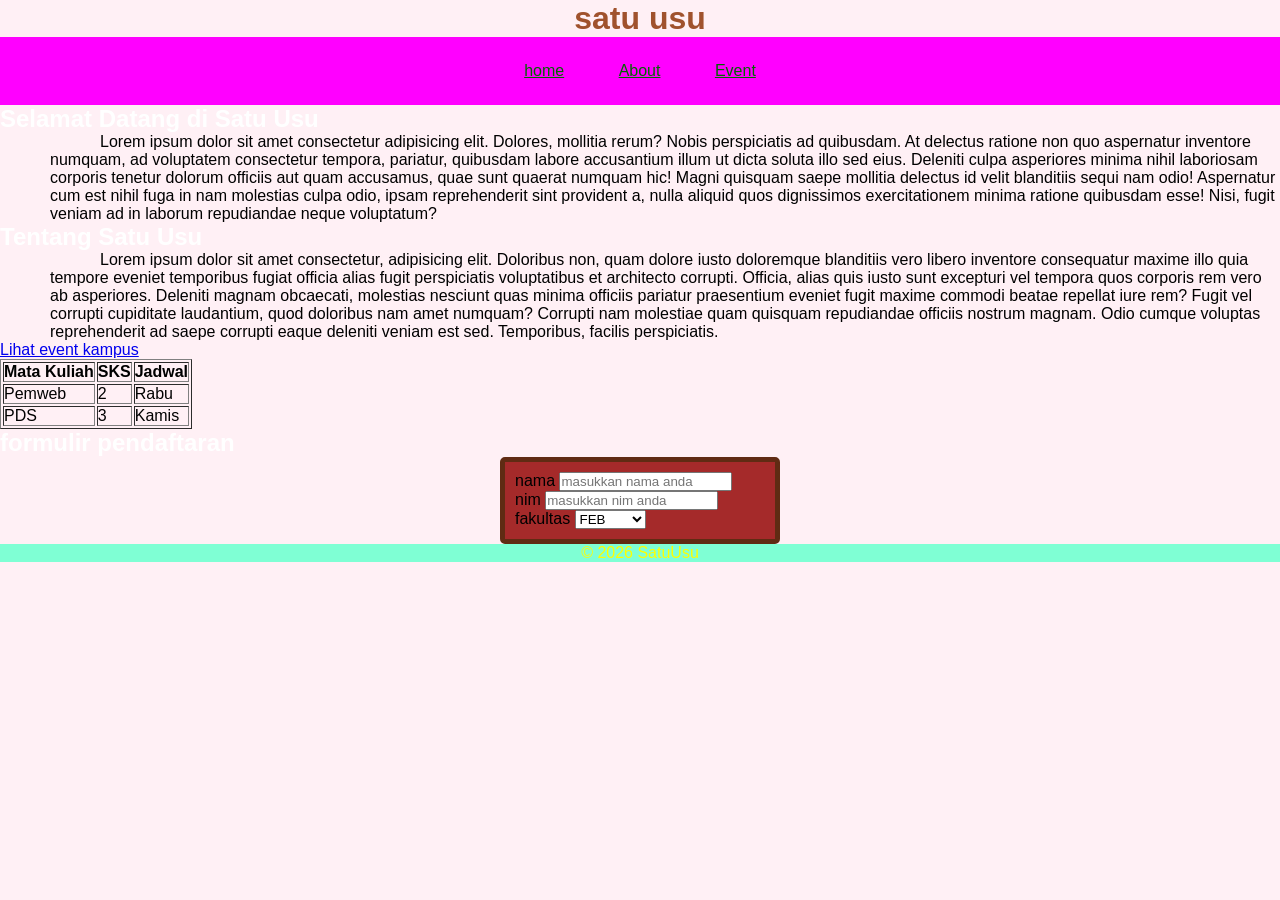
<file: pertemuan 2/index.html>
<!DOCTYPE html>
<html lang="en">
<head>
    <meta charset="UTF-8">
    <meta name="viewport" content="width=device-width, initial-scale=1.0">
    <link rel="stylesheet" href="style.css">
    <title>profil saya</title>
    <style>
        body{
            background-color:lavenderblush;
        }
        nav{
            background-color:fuchsia;
        }
    </style>
</head>
<body>

    <header>
        <h1 style="color: sienna; text-align: center;">satu usu</h1>
        <nav>
            <ul>
                <li><a href="index.html">home</a></li>
                <li><a href="#About">About</a></li>
                <li><a href="Event.html">Event</a></li>
            </ul>
        </nav>
    </header>

    <main>
        <section id=""Home>
            <h2>Selamat Datang di Satu Usu</h2>
            <p class="text">Lorem ipsum dolor sit amet consectetur adipisicing elit. Dolores, mollitia rerum? Nobis perspiciatis ad quibusdam. At delectus ratione non quo aspernatur inventore numquam, ad voluptatem consectetur tempora, pariatur, quibusdam labore accusantium illum ut dicta soluta illo sed eius. Deleniti culpa asperiores minima nihil laboriosam corporis tenetur dolorum officiis aut quam accusamus, quae sunt quaerat numquam hic! Magni quisquam saepe mollitia delectus id velit blanditiis sequi nam odio! Aspernatur cum est nihil fuga in nam molestias culpa odio, ipsam reprehenderit sint provident a, nulla aliquid quos dignissimos exercitationem minima ratione quibusdam esse! Nisi, fugit veniam ad in laborum repudiandae neque voluptatum?</p>
        </section>

        <section id=""About>
            <h2>Tentang Satu Usu</h2>
            <p class="text">Lorem ipsum dolor sit amet consectetur, adipisicing elit. Doloribus non, quam dolore iusto doloremque blanditiis vero libero inventore consequatur maxime illo quia tempore eveniet temporibus fugiat officia alias fugit perspiciatis voluptatibus et architecto corrupti. Officia, alias quis iusto sunt excepturi vel tempora quos corporis rem vero ab asperiores. Deleniti magnam obcaecati, molestias nesciunt quas minima officiis pariatur praesentium eveniet fugit maxime commodi beatae repellat iure rem? Fugit vel corrupti cupiditate laudantium, quod doloribus nam amet numquam? Corrupti nam molestiae quam quisquam repudiandae officiis nostrum magnam. Odio cumque voluptas reprehenderit ad saepe corrupti eaque deleniti veniam est sed. Temporibus, facilis perspiciatis.</p>
            <p>
                <a href="event.html">Lihat event kampus</a>
            </p>
            <table border="1">
                <tr>
                    <th>Mata Kuliah</th>
                    <th>SKS</th>
                    <th>Jadwal</th>
                </tr>
                <tr>
                    <td>Pemweb</td>
                    <td>2</td>
                    <td>Rabu</td>
                </tr>
                <tr>
                    <td>PDS</td>
                    <td>3</td>
                    <td>Kamis</td>
                </tr>
            </table>
        </section>
         </section>
         <h2>formulir pendaftaran</h2>
            <form>
                <label for="nama">nama</label>
                <input type="text" name="nama" id="nama" placeholder ="masukkan nama anda">
                <br>
                <label for="nim">nim</label>
                <input type="text" name="nim" id="nim" placeholder ="masukkan nim anda">
                <label for="fakultas">fakultas</label>
                <select name="fakultas" id="fakultas">
                      <option value="FEB">FEB</option>
                    <option value="fasilkom">fasilkom</option>
                </select>
    </main>

    <footer>
        <p id="copyright">&copy; 2026 SatuUsu</p>
    </footer>

</body>
</html>
</file>
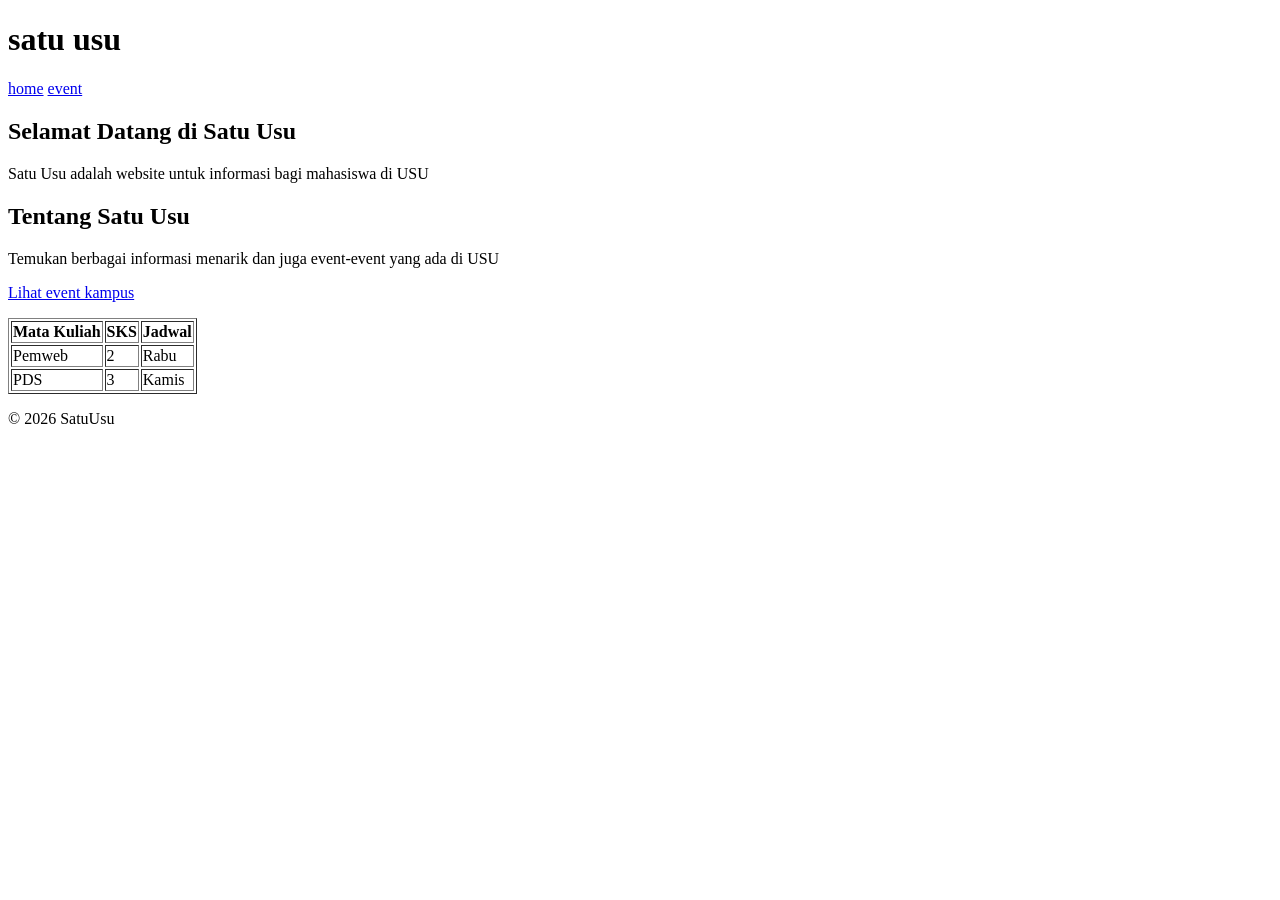
<file: pertemuan1/index.html>
<!DOCTYPE html>
<html lang="en">
<head>
    <meta charset="UTF-8">
    <meta name="viewport" content="width=device-width, initial-scale=1.0">
    <title>profil saya</title>
</head>
<body>

    <header>
        <h1>satu usu</h1>
        <nav>
            <a href="index.html">home</a>
            <a href="event.html">event</a>
        </nav>
    </header>

    <main>
        <section>
            <h2>Selamat Datang di Satu Usu</h2>
            <p>Satu Usu adalah website untuk informasi bagi mahasiswa di USU</p>
        </section>

        <section>
            <h2>Tentang Satu Usu</h2>
            <p>Temukan berbagai informasi menarik dan juga event-event yang ada di USU</p>
            <p>
                <a href="event.html">Lihat event kampus</a>
            </p>
            <table border="1">
                <tr>
                    <th>Mata Kuliah</th>
                    <th>SKS</th>
                    <th>Jadwal</th>
                </tr>
                <tr>
                    <td>Pemweb</td>
                    <td>2</td>
                    <td>Rabu</td>
                </tr>
                <tr>
                    <td>PDS</td>
                    <td>3</td>
                    <td>Kamis</td>
                </tr>
            </table>
        </section>
    </main>

    <footer>
        <p>&copy; 2026 SatuUsu</p>
    </footer>

</body>
</html>
</file>
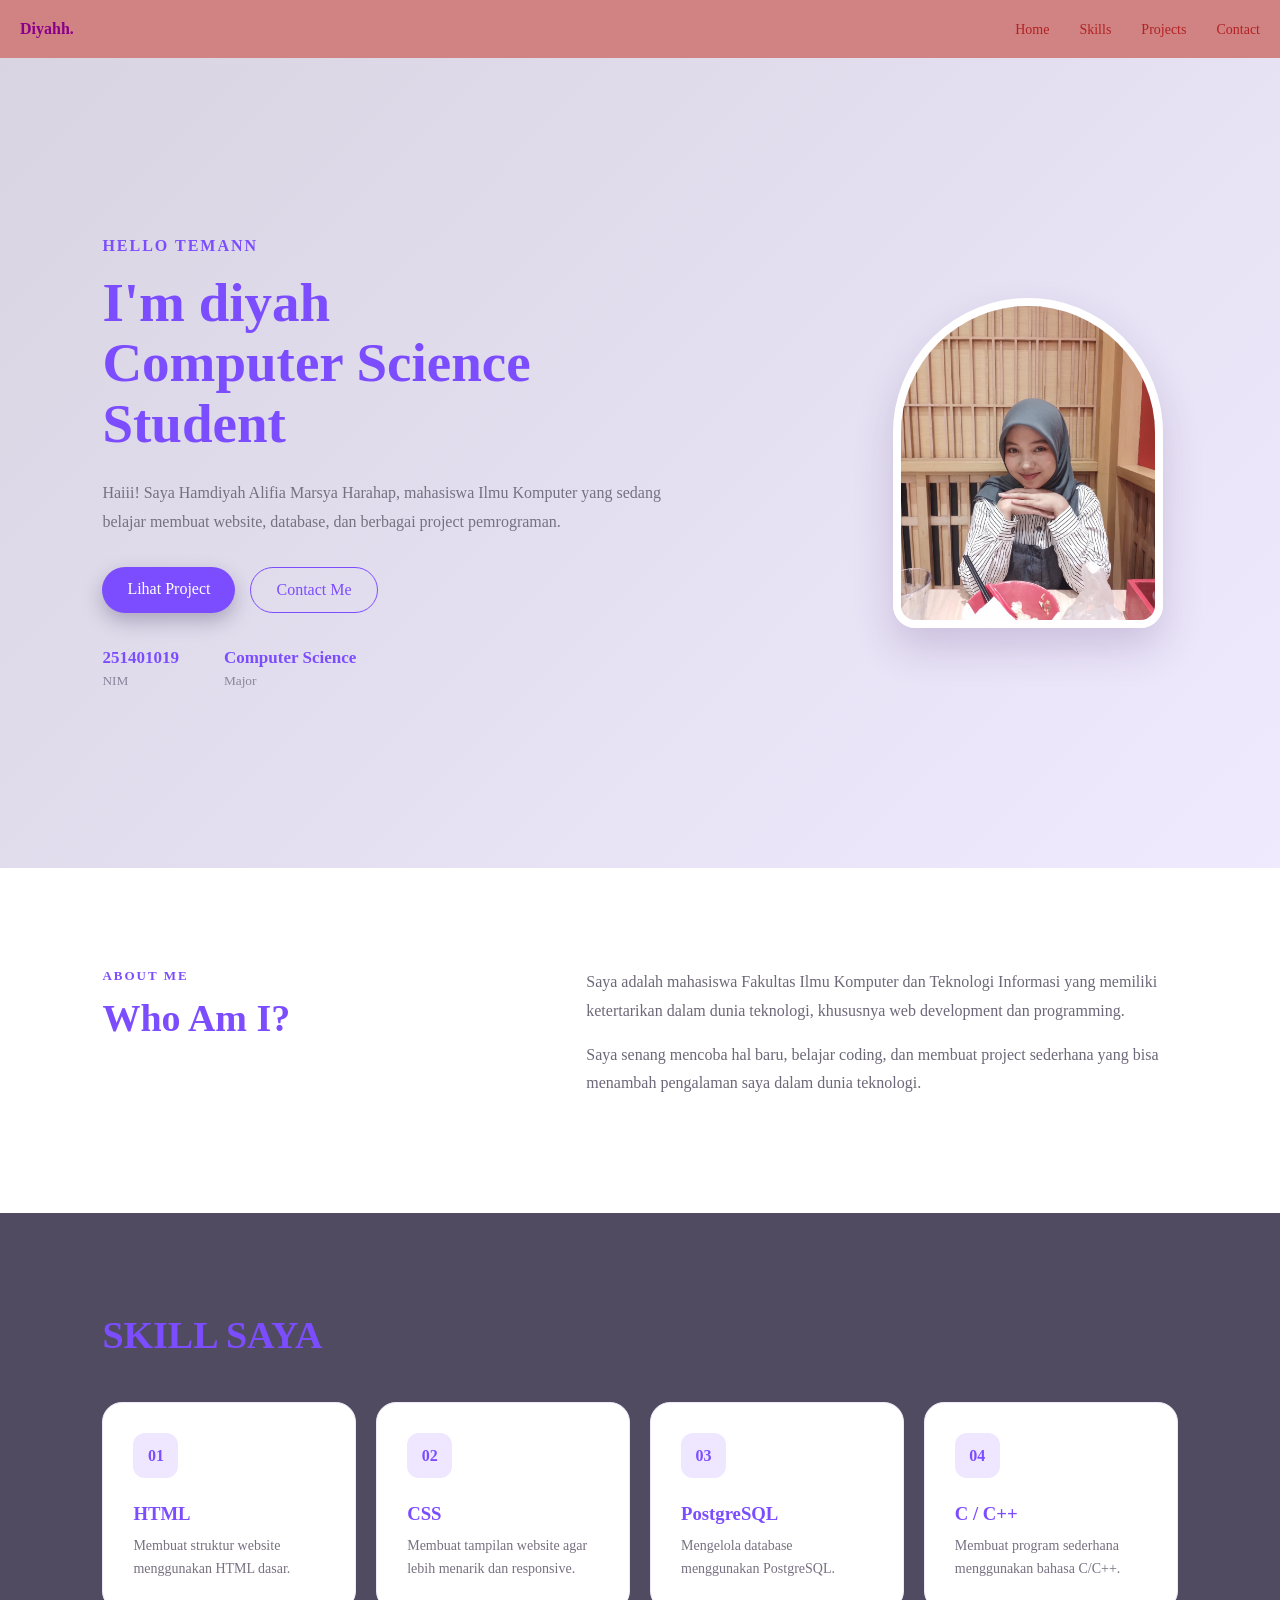
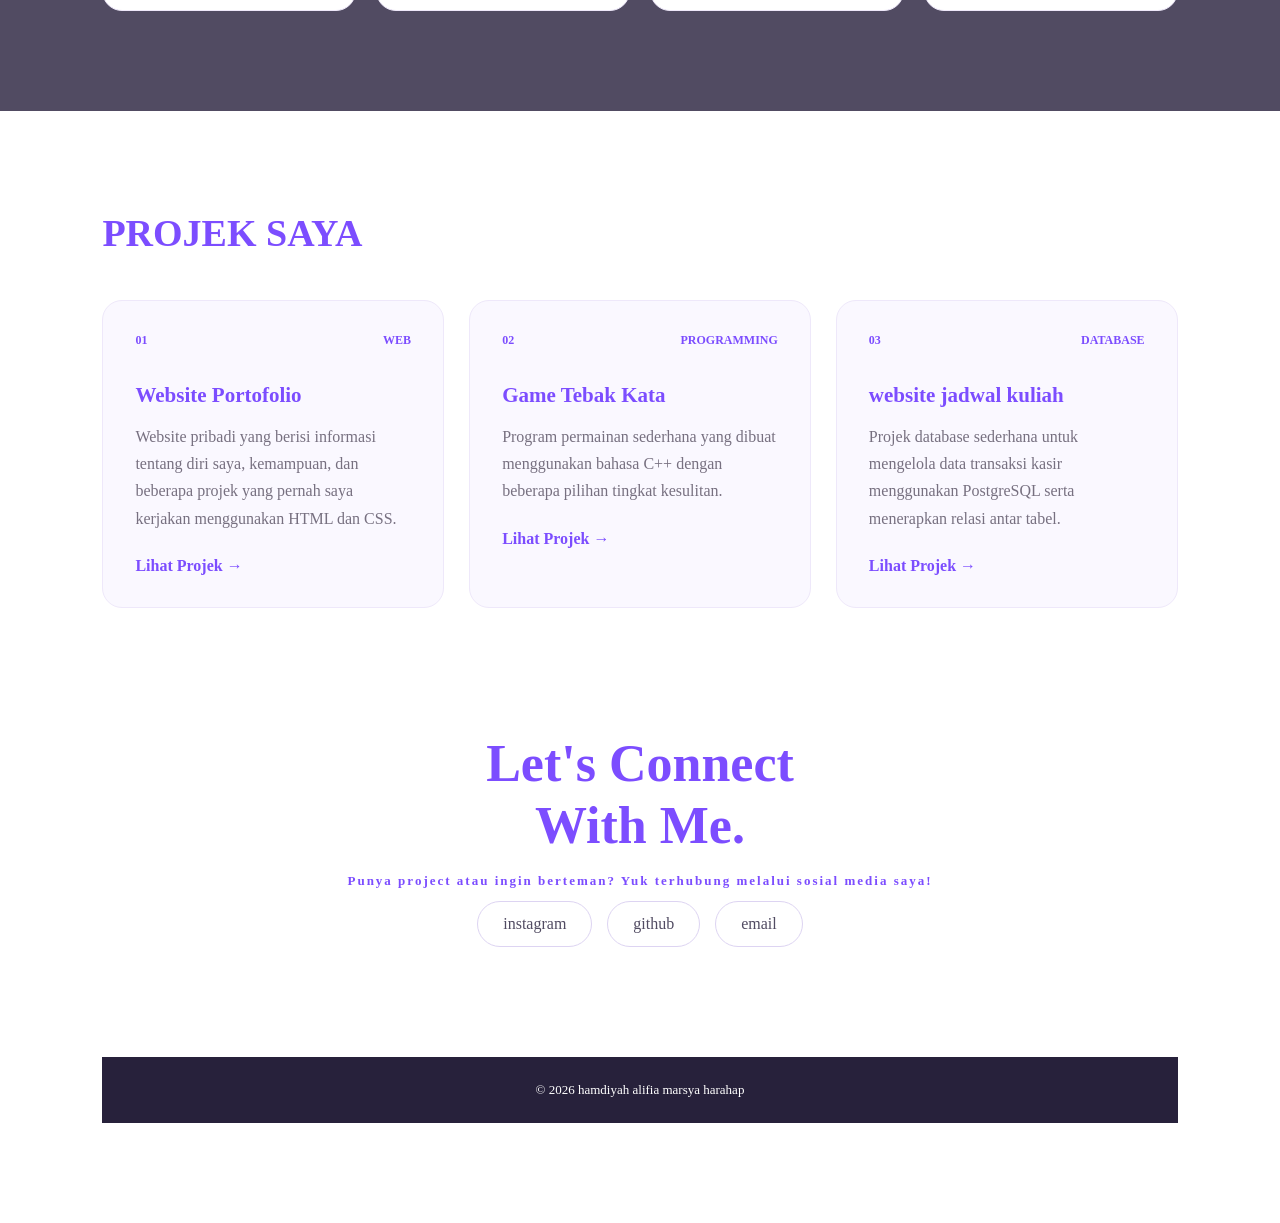
<file: TGS_pemweb_pert2/index.html>
<!DOCTYPE html>
<html lang="id">
<head>
    <meta charset="UTF-8">
    <meta name="viewport" content="width=device-width, initial-scale=1.0">
    <title>Hamdiyah Alifia | Portfolio</title>
    <link rel="stylesheet" href="style.css">
</head>

<body>


<nav class="navbar">
    <div class="logo">Diyahh<span>.</span></div>

    <ul class="nav-menu">
        <li><a href="#about">Home</a></li>
        <li><a href="#skills">Skills</a></li>
        <li><a href="#projects">Projects</a></li>
        <li><a href="#contact">Contact</a></li>
    </ul>
</nav>


<section id="about" class="hero">

    <div class="hero-content">
        <p class="small-text">HELLO TEMANN</p>

        <h1>
            I'm <span>diyah</span><br>
            Computer Science Student
        </h1>

        <p class="intro">
            Haiii! Saya Hamdiyah Alifia Marsya Harahap, mahasiswa Ilmu Komputer
            yang sedang belajar membuat website, database, dan berbagai
            project pemrograman.
        </p>

        <div class="hero-buttons">
            <a href="#projects" class="btn-primary">Lihat Project</a>
            <a href="#contact" class="btn-secondary">Contact Me</a>
        </div>

        <div class="info">
            <div>
                <strong>251401019</strong>
                <small>NIM</small>
            </div>

            <div>
                <strong>Computer Science</strong>
                <small>Major</small>
            </div>
        </div>
    </div>

    <div class="hero-photo">
        <div class="circle"></div>
        <img src="foto-profil.jpeg" alt="Foto diyahhh">
    </div>

</section>


<section class="about-section">

    <div class="about-title">
        <p>ABOUT ME</p>
        <h2>Who Am I?</h2>
    </div>

    <div class="about-text">
        <p>
            Saya adalah mahasiswa Fakultas Ilmu Komputer dan Teknologi
            Informasi yang memiliki ketertarikan dalam dunia teknologi,
            khususnya web development dan programming.
        </p>

        <p>
            Saya senang mencoba hal baru, belajar coding, dan membuat
            project sederhana yang bisa menambah pengalaman saya dalam
            dunia teknologi.
        </p>
    </div>

</section>

<section id="skills" class="skills">

    <div class="section-heading">
        <h2>SKILL SAYA</h2>
    </div>

    <div class="skill-container">

        <div class="skill-card">
            <div class="icon">01</div>
            <h3>HTML</h3>
            <p>Membuat struktur website menggunakan HTML dasar.</p>
        </div>

        <div class="skill-card">
            <div class="icon">02</div>
            <h3>CSS</h3>
            <p>Membuat tampilan website agar lebih menarik dan responsive.</p>
        </div>

        <div class="skill-card">
            <div class="icon">03</div>
            <h3>PostgreSQL</h3>
            <p>Mengelola database menggunakan PostgreSQL.</p>
        </div>

        <div class="skill-card">
            <div class="icon">04</div>
            <h3>C / C++</h3>
            <p>Membuat program sederhana menggunakan bahasa C/C++.</p>
        </div>

    </div>

</section>


<section id="projects" class="projects">

<div class="section-heading">
    <h2>PROJEK SAYA</h2>
</div>

<div class="project-container">

    <div class="project-card">
        <div class="project-top">
            <span>01</span>
            <span>WEB</span>
        </div>

        <h3>Website Portofolio</h3>

        <p>
            Website pribadi yang berisi informasi tentang diri saya,
            kemampuan, dan beberapa projek yang pernah saya kerjakan
            menggunakan HTML dan CSS.
        </p>

        <a href="#">Lihat Projek →</a>
    </div>


    <div class="project-card">
        <div class="project-top">
            <span>02</span>
            <span>PROGRAMMING</span>
        </div>

        <h3>Game Tebak Kata</h3>

        <p>
            Program permainan sederhana yang dibuat menggunakan bahasa
            C++ dengan beberapa pilihan tingkat kesulitan.
        </p>

        <a href="#">Lihat Projek →</a>
    </div>


    <div class="project-card">
        <div class="project-top">
            <span>03</span>
            <span>DATABASE</span>
        </div>

        <h3>website jadwal kuliah</h3>

        <p>
            Projek database sederhana untuk mengelola data transaksi
            kasir menggunakan PostgreSQL serta menerapkan relasi antar tabel.
        </p>

        <a href="#">Lihat Projek →</a>
    </div>

</div>


<section id="contact" class="contact">
    <h2>
        Let's Connect<br>
        <span>With Me.</span>
    </h2>

    <p class="contact-text">
        Punya project atau ingin berteman? Yuk terhubung
        melalui sosial media saya!
    </p>

    <div class="social">

        <a href="https://www.instagram.com/diyah_syaa/" target="_blank">
            instagram
        </a>

        <a href="https://github.com/hamdiyahdiyah/PEMWEB" target="_blank">
            github
        </a>

        <a href="mailto:hamdiyahalifia@gmail.com">
            email
        </a>

    </div>

</section>


<footer>
    <p>© 2026 hamdiyah alifia marsya harahap</p>
</footer>

</body>
</html>
</file>
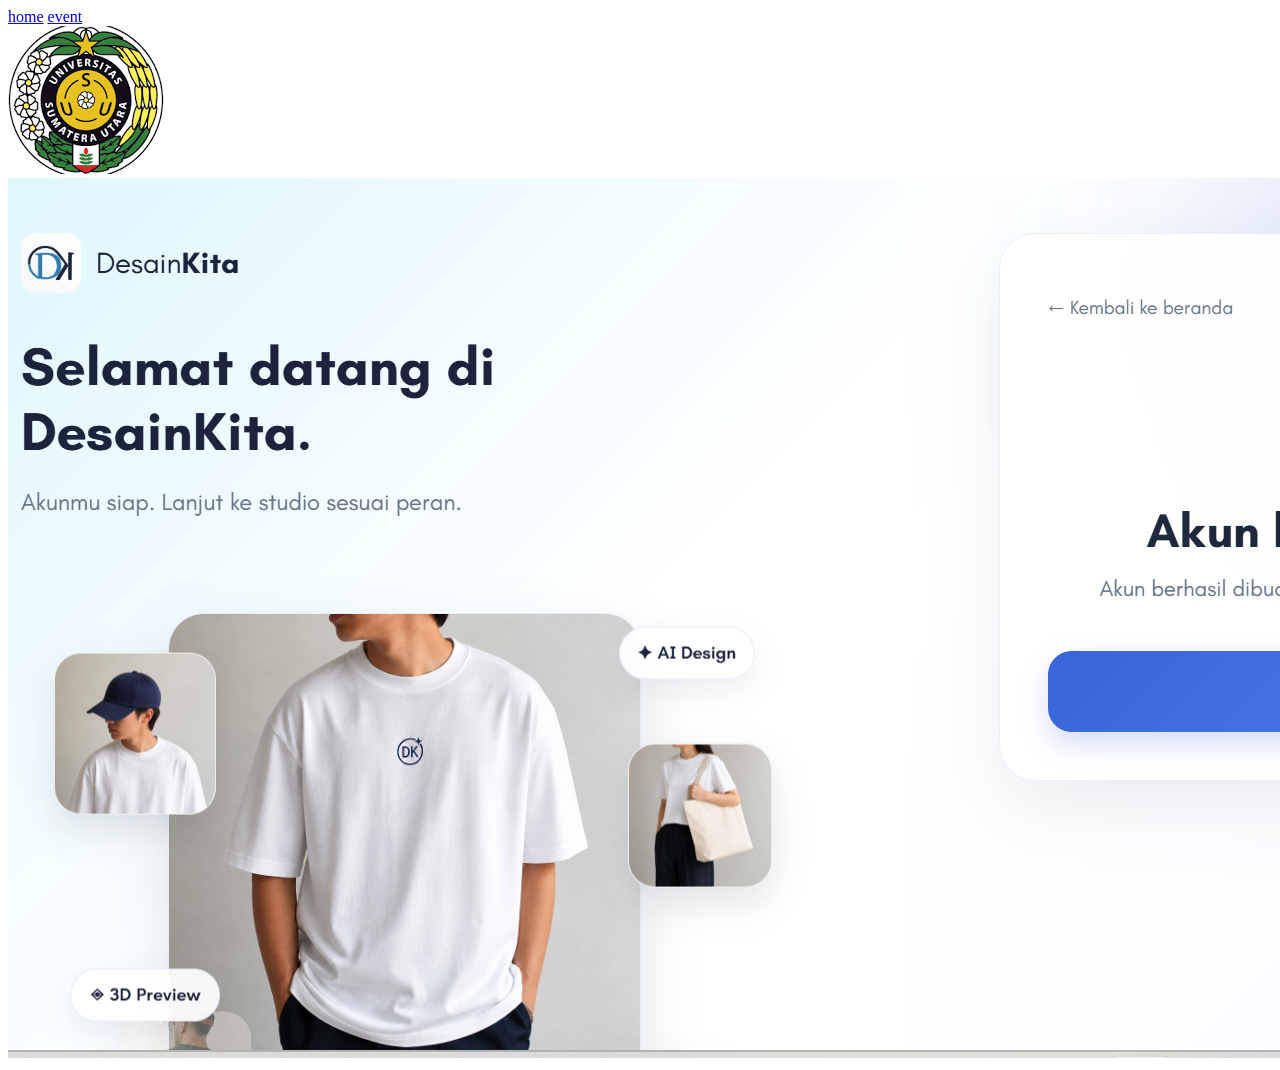
<file: pertemuan1/dokumentasi.html>
<!DOCTYPE html>
<html lang="en">
<head>
    <meta charset="UTF-8">
    <meta name="viewport" content="width=device-width, initial-scale=1.0">
    <title>Document</title>
</head>
<body>
    <nav>
            <a href="latihan2.html">home</a>
            <a href="dokumentasi.html">event</a>
        </nav>
    <img src="LOGO USU.png" alt="">
    <img src="wirdig.png"
</body>
</html>
</file>
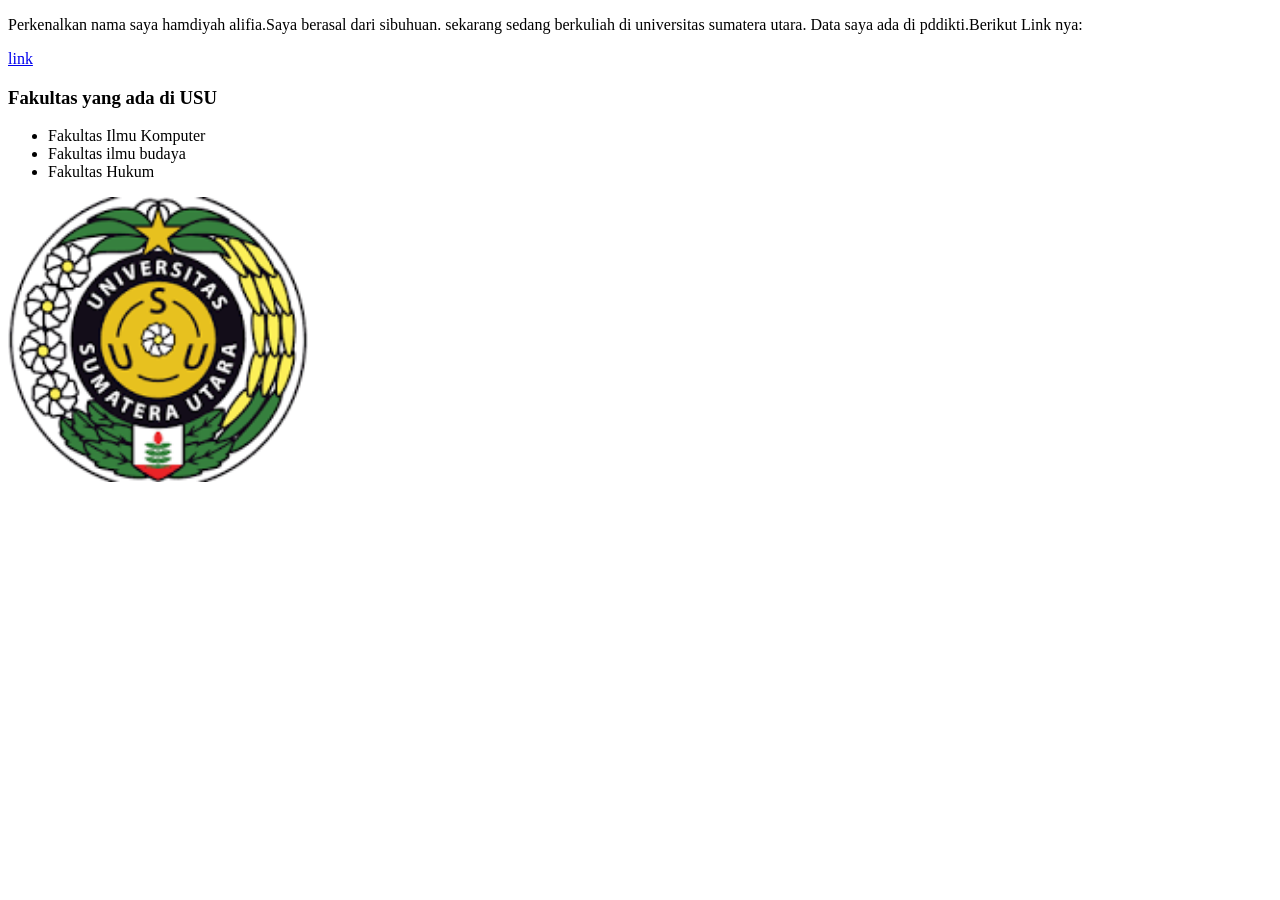
<file: pertemuan1/latihan1.html>
<!DOCTYPE html>
<html lang="en">
<head>
    <meta charset="UTF-8">
    <meta name="viewport" content="width=device-width, initial-scale=1.0">
    <title>Profil Saya</title>
</head>
<body>
    <p>
        Perkenalkan nama saya hamdiyah alifia.Saya berasal dari sibuhuan.
        sekarang sedang berkuliah di universitas sumatera utara.
        Data saya ada di pddikti.Berikut Link nya:
    </p>
    
    <a href="https://pddikti.kemdiktisaintek.go.id/">link</a>

    <H3>Fakultas yang ada di USU</H3>

    <ul>
        <li>Fakultas Ilmu Komputer</li>
        <li>Fakultas ilmu budaya</li>
        <li>Fakultas Hukum</li>
    </ul>

    <img src="LOGO USU.png" alt="LOGO USU" width="300">
</body>
</html>
</file>
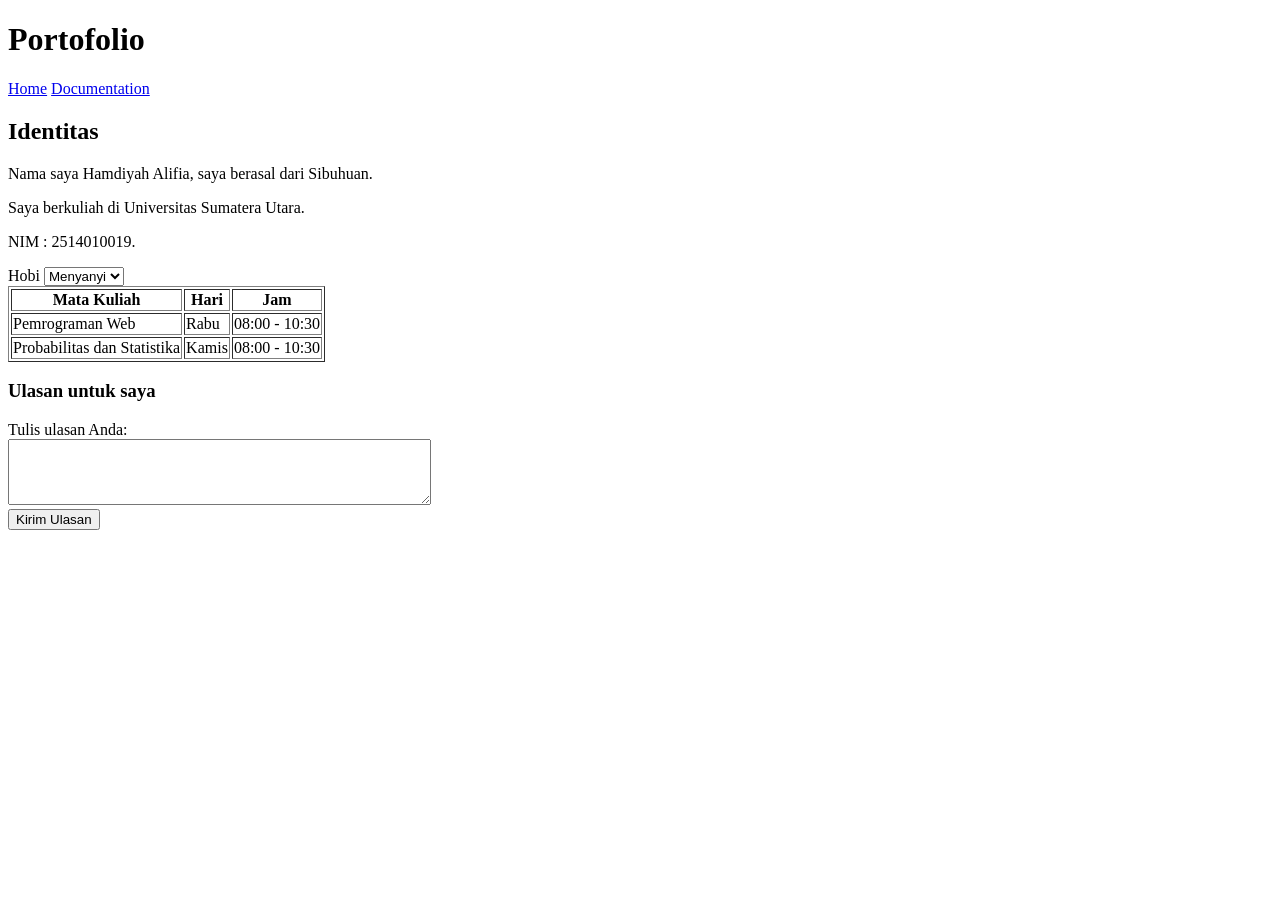
<file: pertemuan1/latihan2.html>
<!doctype html>
<html lang="en">
  <head>
    <meta charset="UTF-8" />
    <meta name="viewport" content="width=device-width, initial-scale=1.0" />
    <title>Profil Saya</title>
  </head>
  <body>
    <header>
      <h1>Portofolio</h1>
      <nav>
        <a href="latihan2.html">Home</a>
        <a href="dokumentasi.html">Documentation</a>
      </nav>
    </header>

    <main>
      <section>
        <h2>Identitas</h2>
        <p>Nama saya Hamdiyah Alifia, saya berasal dari Sibuhuan.</p>
        <p>Saya berkuliah di Universitas Sumatera Utara.</p>
        <p>NIM : 2514010019.</p>
      </section>

      <label for="Hobi">Hobi</label>
                <select id="Hobi" name="Hobi">
                    <option value="Menyanyi">Menyanyi</option>
                    <option value="Make up">Make up</option>
                    <option value="Scrool">Scrool</option>
                </select>

    <table border="1">
          <tr>
            <th>Mata Kuliah</th>
            <th>Hari</th>
            <th>Jam</th>
          </tr>
          <tr>
            <td>Pemrograman Web</td>
            <td>Rabu</td>
            <td>08:00 - 10:30</td>
          </tr>

          <tr>
            <td>Probabilitas dan Statistika</td>
            <td>Kamis</td>
            <td>08:00 - 10:30</td>
          </tr>
        </table>

        <h3>Ulasan untuk saya</h3>
        <form action="submit_review.php" method="post">
          <label for="Pesan">Tulis ulasan Anda:</label><br>
          <textarea id="Pesan" name="Pesan" rows="4" cols="50"></textarea><br>
          <input type="submit" value="Kirim Ulasan">
        </form>
      </section>
    </main>
  </body>
</html>
</file>
<file: pertemuan 2/style.css>
*{
    padding:0;
    margin: 0;
}
nav{
    margin: auto;
    text-align: center;
    width: 100%;
}
nav ul li{
    display:inline-block;
}
nav ul li :hover{
    background: aqua;
}
nav ul li:hover a{
    color:blue;
}

nav ul li a{
    display: block;
    padding:25px;
    color:darkgreen;
}
h2{
    color:white;

}
#headerHome{
    color:black;
    font-size:30px;
}
#copyright{
    color:yellow;
    text-align:center;
}
footer{
    background-color: aquamarine;
}
.text{
    margin-left:50px;
    text-indent:50px;
}
body{
    font-family:Arial, Helvetica, sans-serif;
}
form{
    width:250px;
    background-color: brown;
    padding: 10px;
    border:5px solid rgb(96,43,19);
    border-radius: 5px;
    margin: 0 auto;
}
</file>
<file: TGS_pemweb_pert2/style.css>
* {
  margin: 0;
  padding: 0;
  box-sizing: border-box;
  scroll-behavior: smooth;
  }

body {
font-family:'Times New Roman', Times, serif;
background:#514b62;
color:#7c4dff;
}

.navbar {
position: sticky;
top:0;
display: flex;
justify-content: space-between;
align-items: center;
padding: 20px;
background: rgba(216, 134, 134, 0.95);
border-bottom:tomato;
}

.logo {
font-size: 25 px;
font-weight: bold;
color:darkmagenta;
}

.logo:after {
font-size: 10px;
margin-left: 5px;
}

.nav-menu {
display: flex;
gap: 30px;
list-style: none;
}

.nav-menu a {
text-decoration: none;
color:firebrick;
font-size: 14px;
transition: 0.3s;
}

.nav-menu a:hover {
color: #7c4dff;
}

.hero {
min-height: 90vh;
padding: 80px 8%;
display: flex;
align-items: center;
justify-content: space-between;
gap: 60px;
background: linear-gradient(135deg, #d8d4e1, #f0eaff);
}

.hero-content {
max-width: 600px;
}

.small-text {
color: #7c4dff;
font-weight: bold;
letter-spacing: 2px;
margin-bottom: 18px;
}

.hero h1 {
font-size: 55px;
line-height: 1.1;
margin-bottom: 25px;
}

.hero h1 span {
color: #7c4dff;
}

.intro {
color:#777080;
line-height: 1.8;
margin-bottom: 30px;
}

.hero-buttons {
display: flex;
gap: 15px;
margin-bottom: 35px;
}

.btn-primary,
.btn-secondary {
padding: 13px 25px;
border-radius: 30px;
text-decoration: none;
transition: 0.3s;
}

.btn-primary {
background: #7c4dff;
color: white;
box-shadow: 0 8px 20px rgba(16, 2, 56, 0.25);
}

.btn-primary:hover {
transform: translateY(-3px);
}

.btn-secondary {
border: 1px solid #7c4dff;
color: #7c4dff;
}

.btn-secondary:hover {
background: #7c4dff;
color: white;
}

.info {
display: flex;
gap: 45px;
}

.info div {
display: flex;
flex-direction: column;
}

.info strong {
font-size: 17px;
}

.info small {
color: #8c849b;
margin-top: 5px;
}

.hero-photo {
position: relative;
width: 300px;
height: 300px;
display: flex;
justify-content: center;
align-items: center;
}

.hero-photo::before {
position: absolute;
width: 330px;
height: 330px;
border-radius: 50%;
background: #dcd0ff;
}

.hero-photo::after {
position: absolute;
top: 20px;
right: 10px;
width: 55px;
height: 55px;
display: flex;
justify-content: center;
align-items: center;
background: white;
color: #7c4dff;
border-radius: 50%;
font-size: 25px;
box-shadow: 0 10px 25px rgba(109, 74, 156, 0.12);
}

.hero-photo img {
position: relative;
z-index: 2;
width: 270px;
height: 330px;
object-fit: cover;
border-radius: 150px 150px 25px 25px;
border: 8px solid white;
box-shadow: 0 20px 40px rgba(80, 50, 120, 0.2);
}

.about-section {
padding: 100px 8%;
background: white;
display: flex;
justify-content: space-between;
gap: 80px;
}

.about-title {
width: 35%;
}

.about-title p,
.section-heading p,
.contact > p {
color: #7c4dff;
font-size: 13px;
font-weight: bold;
letter-spacing: 2px;
margin-bottom: 12px;
}

.about-title h2,
.section-heading h2 {
font-size: 38px;
}

.about-text {
width: 55%;
color: #6d6878;
line-height: 1.8;
}

.about-text p {
margin-bottom: 15px;
}

.skills {
padding: 100px 8%;
}

.section-heading {
margin-bottom: 45px;
}

.skill-container {
display: grid;
grid-template-columns: repeat(4, 1fr);
gap: 20px;
}

.skill-card {
background: white;
padding: 30px;
border-radius: 20px;
border: 1px solid #eee8fa;
transition: 0.3s;
}

.skill-card:hover {
transform: translateY(-8px);
box-shadow: 0 15px 35px rgba(80, 50, 120, 0.12);
}

.icon {
width: 45px;
height: 45px;
display: flex;
align-items: center;
justify-content: center;
background: #eee7ff;
color: #7c4dff;
border-radius: 12px;
font-weight: bold;
margin-bottom: 25px;
}

.skill-card h3 {
margin-bottom: 10px;
}

.skill-card p {
color: #777080;
font-size: 14px;
line-height: 1.6;
}

.projects {
padding: 100px 8%;
background: white;
}

.project-container {
display: grid;
grid-template-columns: repeat(3, 1fr);
gap: 25px;
}

.project-card {
padding: 32px;
border-radius: 20px;
background: #faf8ff;
border: 1px solid #eee8fa;
transition: 0.3s;
}

.project-card:hover {
transform: translateY(-8px);
box-shadow: 0 15px 35px rgba(80, 50, 120, 0.12);
}

.project-top {
display: flex;
justify-content: space-between;
color: #7c4dff;
font-size: 12px;
font-weight: bold;
margin-bottom: 35px;
}

.project-card h3 {
font-size: 21px;
margin-bottom: 15px;
}

.project-card p {
color: #777080;
line-height: 1.7;
margin-bottom: 25px;
}

.project-card a {
color: #7c4dff;
text-decoration: none;
font-weight: bold;
}

.contact {
padding: 110px 8%;
text-align: center;
}

.contact h2 {
font-size: 52px;
line-height: 1.2;
margin: 15px 0;
}

.contact h2 span {
color: #7c4dff;
}

.contact-text {
color: #777080;
margin-bottom: 30px;
}

.social {
display: flex;
justify-content: center;
gap: 15px;
}

.social a {
padding: 13px 25px;
border-radius: 30px;
border: 1px solid #ddd4f2;
color: #514b62;
text-decoration: none;
transition: 0.3s;
}

.social a:hover {
background: #7c4dff;
color: white;
}

footer {
padding: 25px;
background: #27213b;
color: white;
text-align: center;
font-size: 13px;
}

@media (max-width: 900px) {

.hero {
    flex-direction: column-reverse;
    text-align: center;
}

.hero h1 {
    font-size: 42px;
}

.hero-buttons,
.info {
    justify-content: center;
}

.about-section {
    flex-direction: column;
}

.about-title,
.about-text {
    width: 100%;
}

.skill-container {
    grid-template-columns: 1fr 1fr;
}

.project-container {
    grid-template-columns: 1fr;
}

}

@media (max-width: 600px) {

.navbar {
    flex-direction: column;
    gap: 15px;
}

.nav-menu {
    gap: 15px;
}

.hero-photo {
    width: 280px;
    height: 280px;
}

.hero-photo::before {
    width: 250px;
    height: 250px;
}

.hero-photo img {
    width: 210px;
    height: 200px;
}

.skill-container {
    grid-template-columns: 1fr;
}

.contact h2 {
    font-size: 40px;
}

}
</file>
